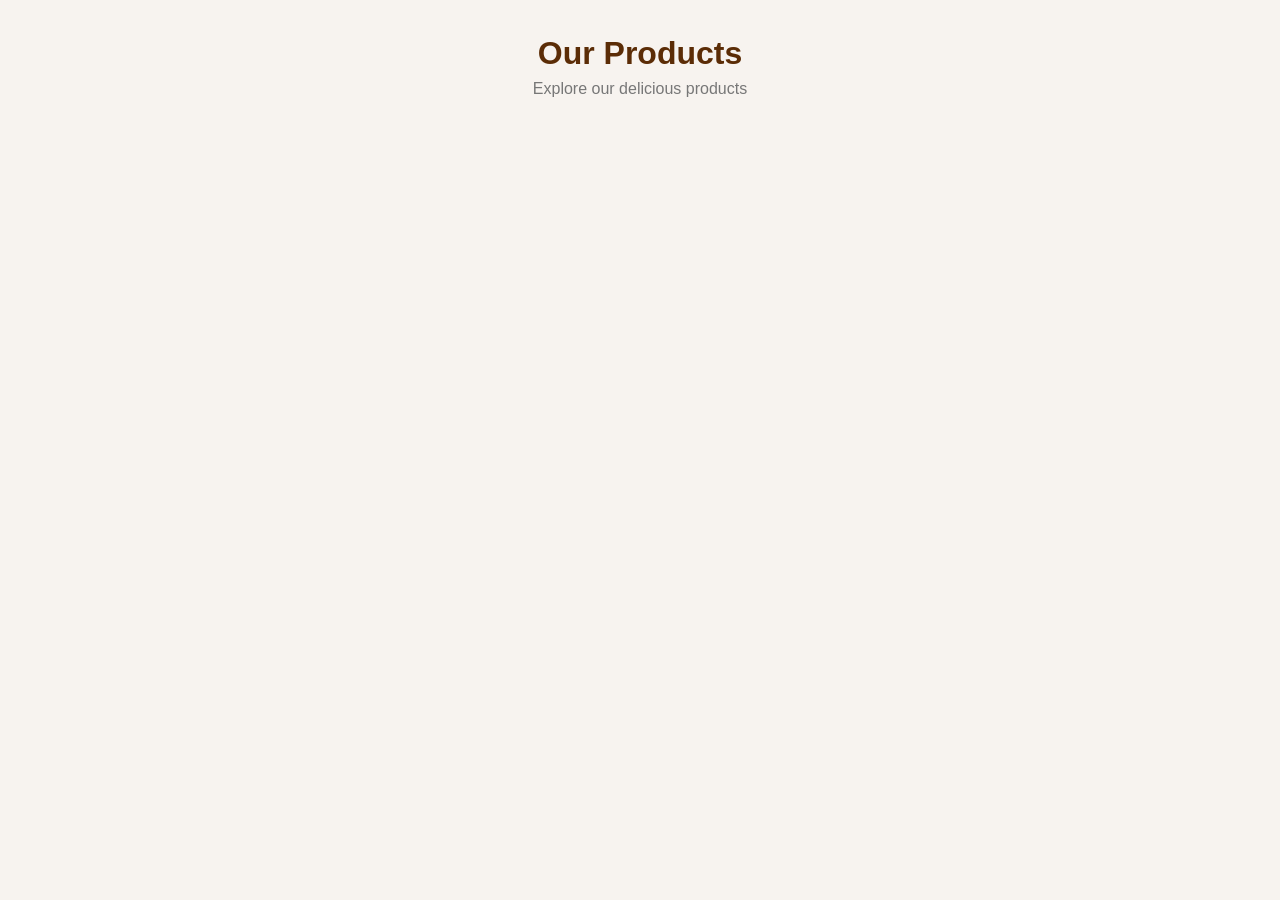
<file: Mr Chai Frontend/HTML/dashboard.html>
<!DOCTYPE html>
<html lang="en">

<head>

    <meta charset="UTF-8">

    <meta name="viewport" content="width=device-width, initial-scale=1.0">

    <title>Products</title>

    <link rel="stylesheet" href="../Style/dashboard.css">

</head>

<body>

    <main class="dashboard">

        <h1>Our Products</h1>

        <p class="subtitle">
            Explore our delicious products
        </p>

        <!-- Products from backend -->
        <div id="product-list" class="product-grid">
        </div>

    </main>


    <script src="../JS/dashboard.js"></script>

</body>

</html>
</file>
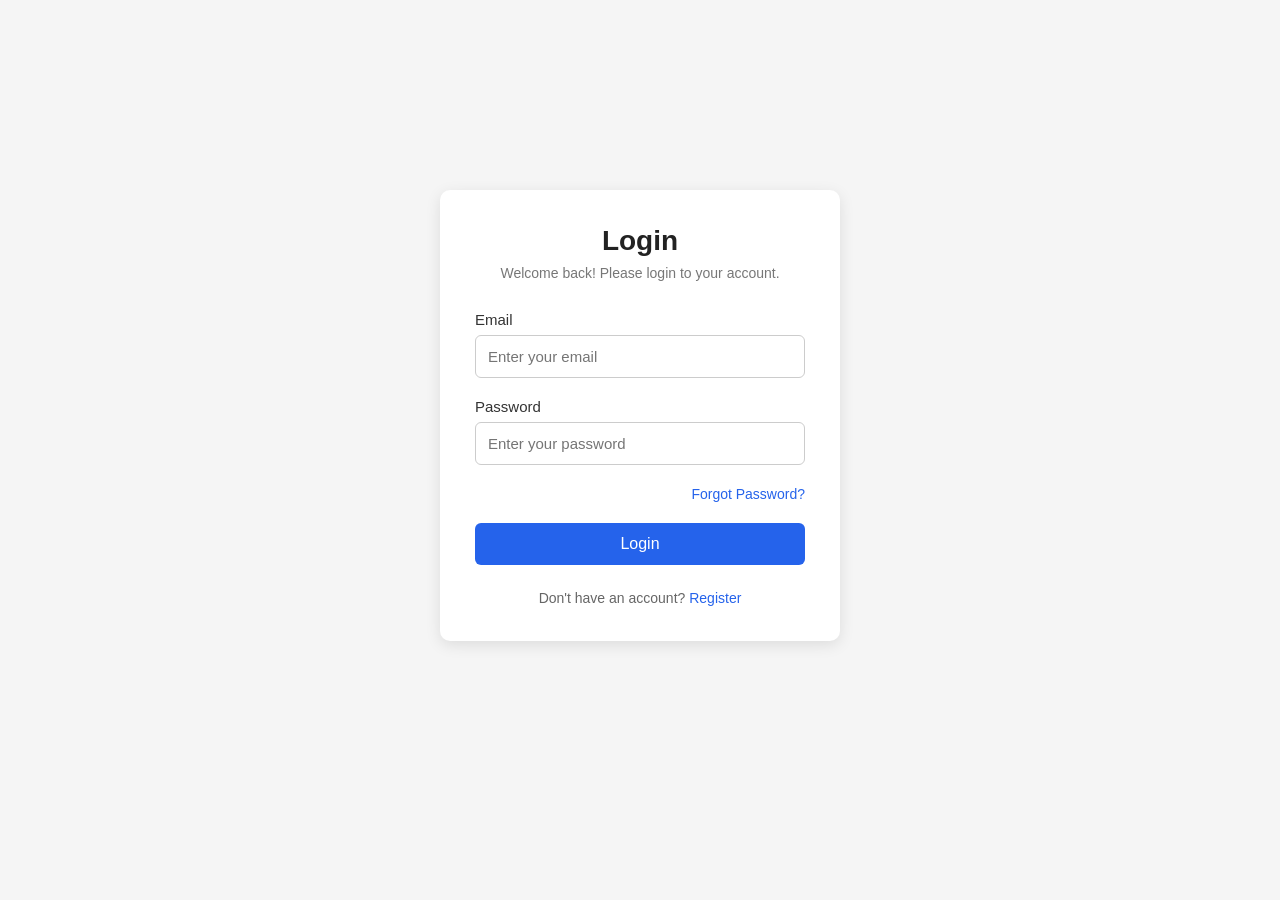
<file: Mr Chai Frontend/HTML/login.html>
<!DOCTYPE html>
<html lang="en">
<head>
    <meta charset="UTF-8">
    <meta name="viewport" content="width=device-width, initial-scale=1.0">

    <title>Login - Mr Chai</title>

    <link rel="stylesheet" href="../Style/login.css">
</head>

<body>

    <div class="login-container">

        <div class="login-card">

            <h2>Login</h2>

            <p class="login-subtitle">
                Welcome back! Please login to your account.
            </p>
 
            <form id="loginForm">

                <!-- Email -->
                <div class="form-group">
                    <label for="email">Email</label>

                    <input 
                        type="email" 
                        id="email" 
                        name="email"
                        placeholder="Enter your email"
                        required
                    >
                </div>

                <!-- Password -->
                <div class="form-group">
                    <label for="password">Password</label>

                    <input 
                        type="password" 
                        id="password" 
                        name="password"
                        placeholder="Enter your password"
                        required
                    >
                </div>

                <!-- Forgot Password -->
                <div class="forgot-password">
                    <a href="#">Forgot Password?</a>
                </div>

                <!-- Login Button -->
                <button type="submit" class="login-button">
                    Login
                </button>

            </form>

            <div id="login-message"></div>

            <!-- Register -->
            <p class="register-text">
                Don't have an account?
                <a href="/HTML/register.html">Register</a>
            </p>

        </div>

    </div>

    <script src="../JS/login.js"></script>

</body>
</html>
</file>
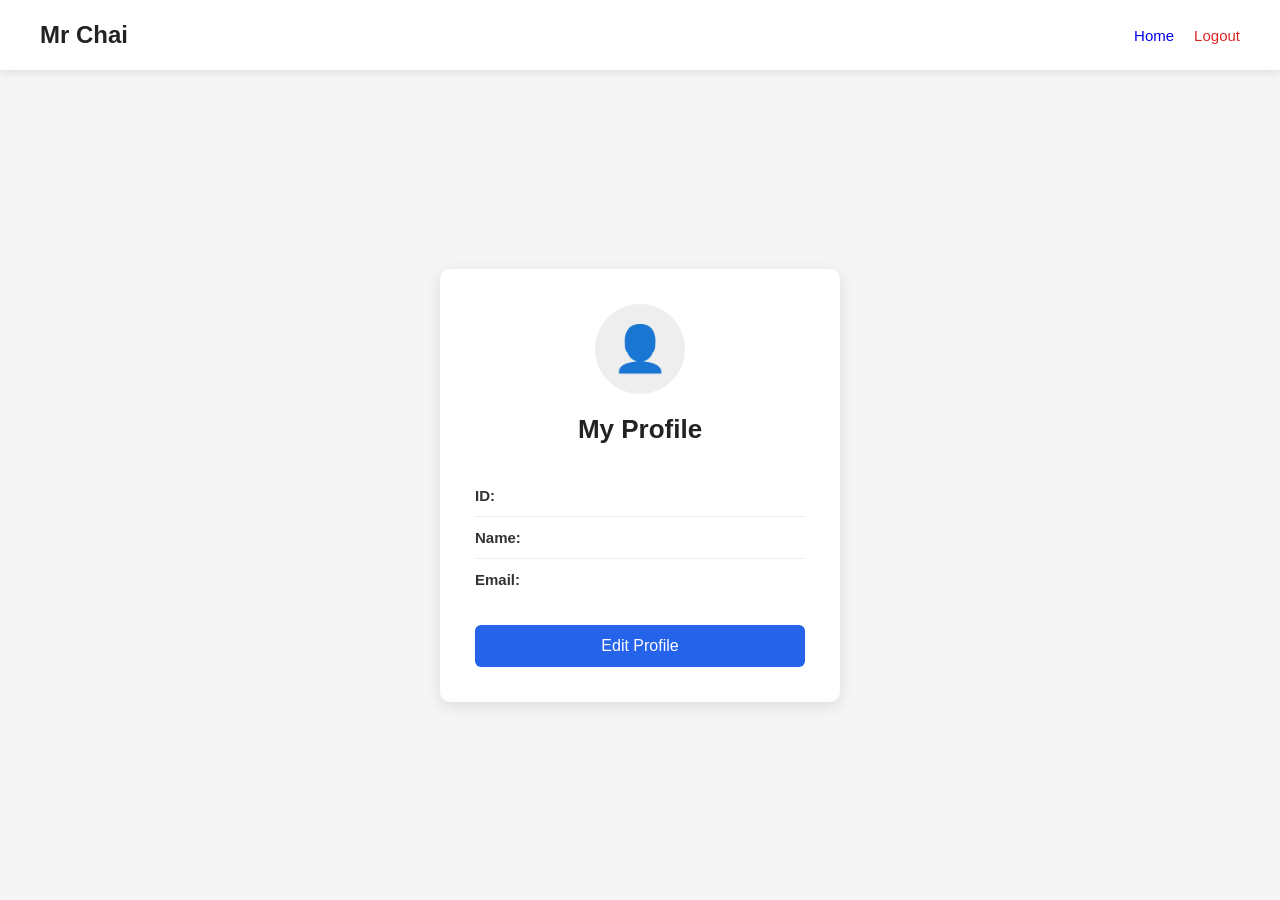
<file: Mr Chai Frontend/HTML/profile.html>
<!DOCTYPE html>
<html lang="en">

<head>
    <meta charset="UTF-8">
    <meta name="viewport" content="width=device-width, initial-scale=1.0">

    <title>Profile - Mr Chai</title>

    <link rel="stylesheet" href="../Style/profile.css">
</head>

<body>

    <nav class="navbar">

        <div class="company-name">
            Mr Chai
        </div>

        <div class="nav-links">

            <a href="../index.html">
                Home
            </a>

            <a href="../HTML/login.html" class="logout-btn">
                Logout
            </a>

        </div>

    </nav>


    <main class="profile-container">

        <div class="profile-card">

            <div class="profile-icon-large">👤</div>

            <h2>My Profile</h2>

            <div class="profile-info">

                <p>
                    <strong>ID:</strong>
                    <span><b id="profile-id"></b></span>
                </p>

                <p>
                    <strong>Name:</strong>
                    <span><b id="profile-name"></b></span>
                </p>

                <p>
                    <strong>Email:</strong>
                    <span><b id="profile-email"></b></span>
                </p>

            </div>

            <button class="edit-profile">
                Edit Profile
            </button>

        </div>

    </main>

    <script src="../JS/profile.js"></script>

</body>

</html>
</file>
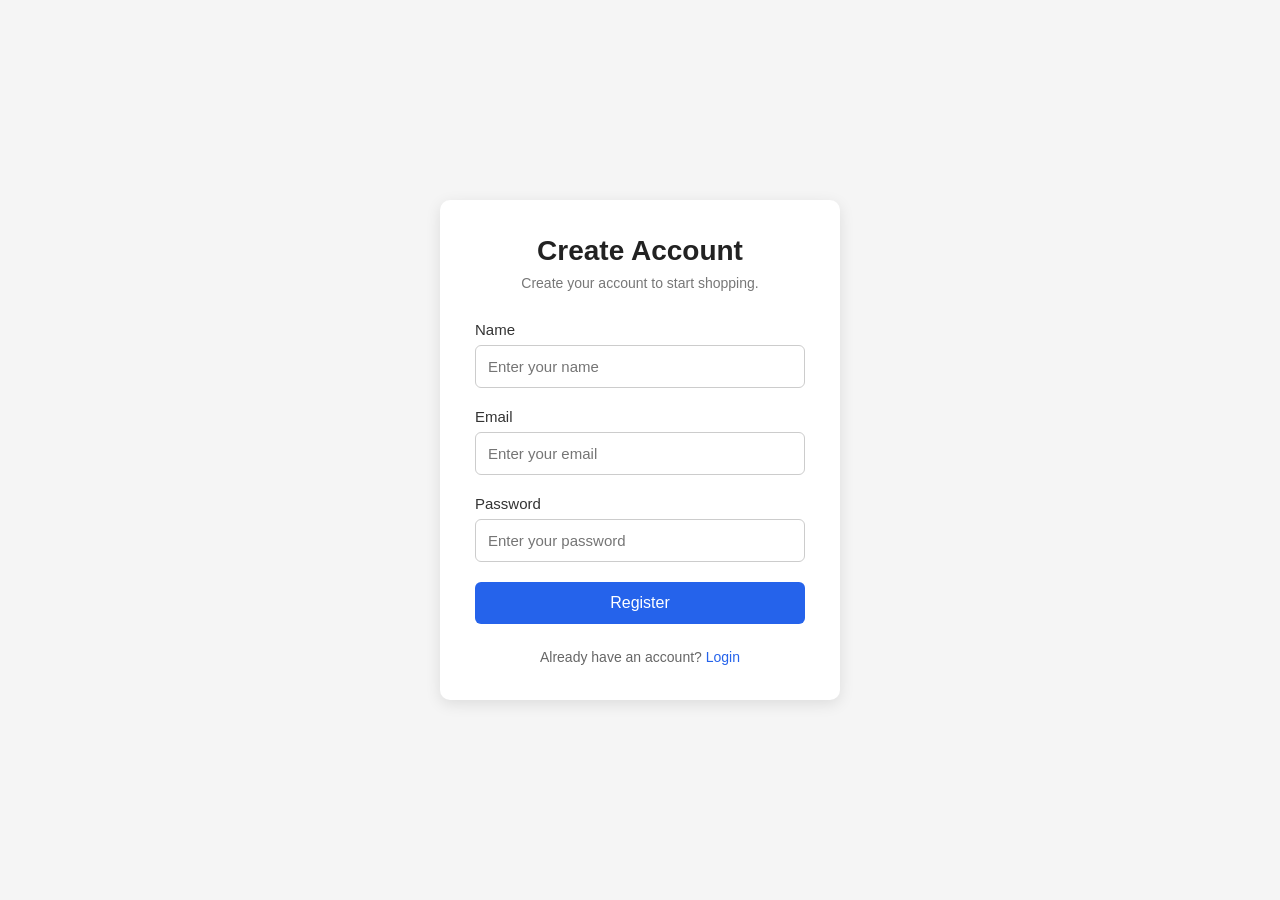
<file: Mr Chai Frontend/HTML/register.html>
<!DOCTYPE html>
<html lang="en">

<head>
    <meta charset="UTF-8">
    <meta name="viewport" content="width=device-width, initial-scale=1.0">

    <title>Register - Mr Chai</title>

    <link rel="stylesheet" href="../Style/register.css">
</head>

<body>

    <div class="register-container">

        <div class="register-card">

            <h2>Create Account</h2>

            <p class="register-subtitle">
                Create your account to start shopping.
            </p>

            <form id="registerForm">

    <!-- Name -->
    <div class="form-group">
        <label for="name">Name</label>

        <input
            type="text"
            id="name"
            name="name"
            placeholder="Enter your name"
            autocomplete="name"
            required>
    </div>

    <!-- Email -->
    <div class="form-group">
        <label for="email">Email</label>

        <input
            type="email"
            id="email"
            name="email"
            placeholder="Enter your email"
            autocomplete="email"
            required>
    </div>

    <!-- Password -->
    <div class="form-group">
        <label for="password">Password</label>

        <input
            type="password"
            id="password"
            name="password"
            placeholder="Enter your password"
            autocomplete="new-password"
            required>
    </div>

    <button
        type="submit"
        id="register-button"
        class="register-button">
        Register
    </button>

</form>

            <!-- Login Link -->
            <p class="login-text">
                Already have an account?
                <a href="/HTML/login.html">Login</a>
            </p>

        </div>

    </div>

    <script src="../JS/register.js"></script>

</body>

</html>
</file>
<file: Mr Chai Frontend/Style/dashboard.css>
* {
    margin: 0;
    padding: 0;
    box-sizing: border-box;
}


body {
    font-family: Arial, sans-serif;
    background-color: #f7f3ef;
    color: #333;
}


/* =========================
   Dashboard
   ========================= */

.dashboard {
    padding: 35px 30px;
}


.dashboard h1 {
    text-align: center;

    color: #5b2c06;

    font-size: 32px;

    margin-bottom: 8px;
}


.subtitle {
    text-align: center;

    color: #777;

    font-size: 16px;

    margin-bottom: 35px;
}


/* =========================
   Product Grid
   ========================= */

.product-grid {
    display: grid;

    grid-template-columns: repeat(4, minmax(0, 1fr));

    gap: 25px;
}


/* =========================
   Product Card
   ========================= */

.product-card {
    height: 390px;

    background-color: #ffffff;

    border-radius: 12px;

    overflow: hidden;

    display: flex;

    flex-direction: column;

    box-shadow: 0 4px 15px rgba(0, 0, 0, 0.08);

    transition: transform 0.2s ease,
                box-shadow 0.2s ease;
}


.product-card:hover {
    transform: translateY(-5px);

    box-shadow: 0 8px 22px rgba(0, 0, 0, 0.15);
}


/* =========================
   Product Image
   ========================= */

.product-image {
    width: 100%;

    height: 210px;

    object-fit: cover;

    display: block;

    background-color: #eee;
}


/* =========================
   Product Information
   ========================= */

.product-info {
    padding: 16px;

    display: flex;

    flex-direction: column;

    flex: 1;
}


.product-name {
    color: #5b2c06;

    font-size: 20px;

    font-weight: bold;

    margin-bottom: 8px;
}


.product-description {
    color: #777;

    font-size: 14px;

    line-height: 1.5;

    margin-bottom: 10px;
}


/* =========================
   Product Price
   ========================= */

.product-price {
    color: #198754;

    font-size: 18px;

    font-weight: bold;

    margin-top: auto;

    margin-bottom: 12px;
}


/* =========================
   Add To Cart
   ========================= */

.add-cart-btn {
    width: 100%;

    padding: 11px;

    border: none;

    border-radius: 6px;

    background-color: #6b3508;

    color: white;

    font-size: 15px;

    font-weight: bold;

    cursor: pointer;

    transition: background-color 0.2s ease;
}


.add-cart-btn:hover {
    background-color: #4f2505;
}


/* =========================
   Responsive
   ========================= */

@media (max-width: 1000px) {

    .product-grid {
        grid-template-columns: repeat(3, minmax(0, 1fr));
    }

}


@media (max-width: 750px) {

    .product-grid {
        grid-template-columns: repeat(2, minmax(0, 1fr));
    }

}


@media (max-width: 500px) {

    .dashboard {
        padding: 25px 15px;
    }

    .product-grid {
        grid-template-columns: 1fr;
    }

}
</file>
<file: Mr Chai Frontend/Style/login.css>
* {
    margin: 0;
    padding: 0;
    box-sizing: border-box;
}

body {
    font-family: Arial, sans-serif;
    background-color: #f5f5f5;
}

/* Center Login Form */
.login-container {
    min-height: calc(100vh - 70px);

    display: flex;
    justify-content: center;
    align-items: center;
}

/* Login Card */
.login-card {
    width: 400px;

    background-color: #ffffff;

    padding: 35px;

    border-radius: 10px;

    box-shadow: 0 4px 15px rgba(0, 0, 0, 0.1);
}

/* Heading */
.login-card h2 {
    text-align: center;

    font-size: 28px;

    color: #222222;

    margin-bottom: 8px;
}

/* Subtitle */
.login-subtitle {
    text-align: center;

    color: #777777;

    font-size: 14px;

    margin-bottom: 30px;
}

/* Form Group */
.form-group {
    margin-bottom: 20px;
}

/* Labels */
.form-group label {
    display: block;

    margin-bottom: 7px;

    font-size: 15px;

    font-weight: 500;

    color: #333333;
}

/* Input Fields */
.form-group input {
    width: 100%;

    padding: 12px;

    border: 1px solid #cccccc;

    border-radius: 6px;

    font-size: 15px;

    outline: none;

    transition: border-color 0.3s;
}

/* Input Focus */
.form-group input:focus {
    border-color: #2563eb;
}

/* Forgot Password */
.forgot-password {
    text-align: right;

    margin-bottom: 20px;
}

.forgot-password a {
    text-decoration: none;

    color: #2563eb;

    font-size: 14px;
}

.forgot-password a:hover {
    text-decoration: underline;
}

/* Login Button */
.login-button {
    width: 100%;

    padding: 12px;

    border: none;

    border-radius: 6px;

    background-color: #2563eb;

    color: white;

    font-size: 16px;

    font-weight: 500;

    cursor: pointer;

    transition: background-color 0.3s;
}

.login-button:hover {
    background-color: #1d4ed8;
}

/* Register Text */
.register-text {
    text-align: center;

    margin-top: 25px;

    font-size: 14px;

    color: #666666;
}

/* Register Link */
.register-text a {
    color: #2563eb;

    text-decoration: none;

    font-weight: 500;
}

.register-text a:hover {
    text-decoration: underline;
}
</file>
<file: Mr Chai Frontend/Style/profile.css>
* {
    margin: 0;
    padding: 0;
    box-sizing: border-box;
}

body {
    font-family: Arial, sans-serif;
    background-color: #f5f5f5;
    color: #222222;
}


/* =========================
   Navbar
   ========================= */

.navbar {
    height: 70px;

    display: flex;
    align-items: center;
    justify-content: space-between;

    padding: 0 40px;

    background-color: #ffffff;

    box-shadow: 0 2px 8px rgba(0, 0, 0, 0.1);
}


/* Company Name */

.company-name {
    font-size: 24px;
    font-weight: bold;
    color: #222222;
}


/* Navigation Links */

.nav-links {
    display: flex;
    align-items: center;
    gap: 20px;
}

.nav-links a {
    text-decoration: none;
    font-size: 15px;
}


/* Home Button */

.home-btn {
    color: #333333;
}

.home-btn:hover {
    color: #2563eb;
}


/* Logout Button */

.logout-btn {
    color: #dc2626;
}

.logout-btn:hover {
    color: #b91c1c;
}


/* =========================
   Profile Container
   ========================= */

.profile-container {
    min-height: calc(100vh - 70px);

    display: flex;
    justify-content: center;
    align-items: center;

    padding: 30px;
}


/* =========================
   Profile Card
   ========================= */

.profile-card {
    width: 400px;

    padding: 35px;

    background-color: #ffffff;

    border-radius: 10px;

    text-align: center;

    box-shadow: 0 4px 15px rgba(0, 0, 0, 0.1);
}


/* =========================
   Profile Icon
   ========================= */

.profile-icon-large {
    width: 90px;
    height: 90px;

    margin: 0 auto 20px;

    display: flex;
    align-items: center;
    justify-content: center;

    background-color: #eeeeee;

    border-radius: 50%;

    font-size: 45px;
}


/* =========================
   Profile Heading
   ========================= */

.profile-card h2 {
    margin-bottom: 30px;

    font-size: 26px;

    color: #222222;
}


/* =========================
   Profile Information
   ========================= */

.profile-info {
    text-align: left;

    margin-bottom: 25px;
}

.profile-info p {
    display: flex;
    justify-content: space-between;

    padding: 12px 0;

    border-bottom: 1px solid #eeeeee;

    font-size: 15px;

    color: #555555;
}

.profile-info p:last-child {
    border-bottom: none;
}

.profile-info strong {
    color: #333333;
}

.profile-info span {
    color: #555555;
}


/* =========================
   Edit Profile Button
   ========================= */

.edit-profile {
    width: 100%;

    padding: 12px;

    border: none;

    border-radius: 6px;

    background-color: #2563eb;

    color: #ffffff;

    font-size: 16px;
    font-weight: 500;

    cursor: pointer;

    transition: background-color 0.3s;
}

.edit-profile:hover {
    background-color: #1d4ed8;
}


/* =========================
   Responsive Design
   ========================= */

@media (max-width: 600px) {

    .navbar {
        padding: 0 20px;
    }

    .company-name {
        font-size: 20px;
    }

    .nav-links {
        gap: 12px;
    }

    .profile-container {
        padding: 20px;
    }

    .profile-card {
        width: 100%;
        max-width: 400px;

        padding: 25px;
    }
}
</file>
<file: Mr Chai Frontend/Style/register.css>
* {
    margin: 0;
    padding: 0;
    box-sizing: border-box;
}

body {
    font-family: Arial, sans-serif;
    background-color: #f5f5f5;
}

/* Center Registration Form */
.register-container {
    min-height: 100vh;

    display: flex;
    justify-content: center;
    align-items: center;
}

/* Registration Card */
.register-card {
    width: 400px;

    background-color: white;

    padding: 35px;

    border-radius: 10px;

    box-shadow: 0 4px 15px rgba(0, 0, 0, 0.1);
}

/* Heading */
.register-card h2 {
    text-align: center;

    font-size: 28px;

    color: #222;

    margin-bottom: 8px;
}

/* Subtitle */
.register-subtitle {
    text-align: center;

    color: #777;

    font-size: 14px;

    margin-bottom: 30px;
}

/* Form Group */
.form-group {
    margin-bottom: 20px;
}

/* Label */
.form-group label {
    display: block;

    margin-bottom: 7px;

    font-size: 15px;

    font-weight: 500;

    color: #333;
}

/* Input */
.form-group input {
    width: 100%;

    padding: 12px;

    border: 1px solid #ccc;

    border-radius: 6px;

    font-size: 15px;

    outline: none;

    transition: border-color 0.3s;
}

/* Input Focus */
.form-group input:focus {
    border-color: #2563eb;
}

/* Register Button */
.register-button {
    width: 100%;

    padding: 12px;

    border: none;

    border-radius: 6px;

    background-color: #2563eb;

    color: white;

    font-size: 16px;

    font-weight: 500;

    cursor: pointer;

    transition: background-color 0.3s;
}

/* Button Hover */
.register-button:hover {
    background-color: #1d4ed8;
}

/* Login Text */
.login-text {
    text-align: center;

    margin-top: 25px;

    font-size: 14px;

    color: #666;
}

/* Login Link */
.login-text a {
    color: #2563eb;

    text-decoration: none;

    font-weight: 500;
}

.login-text a:hover {
    text-decoration: underline;
}
</file>
